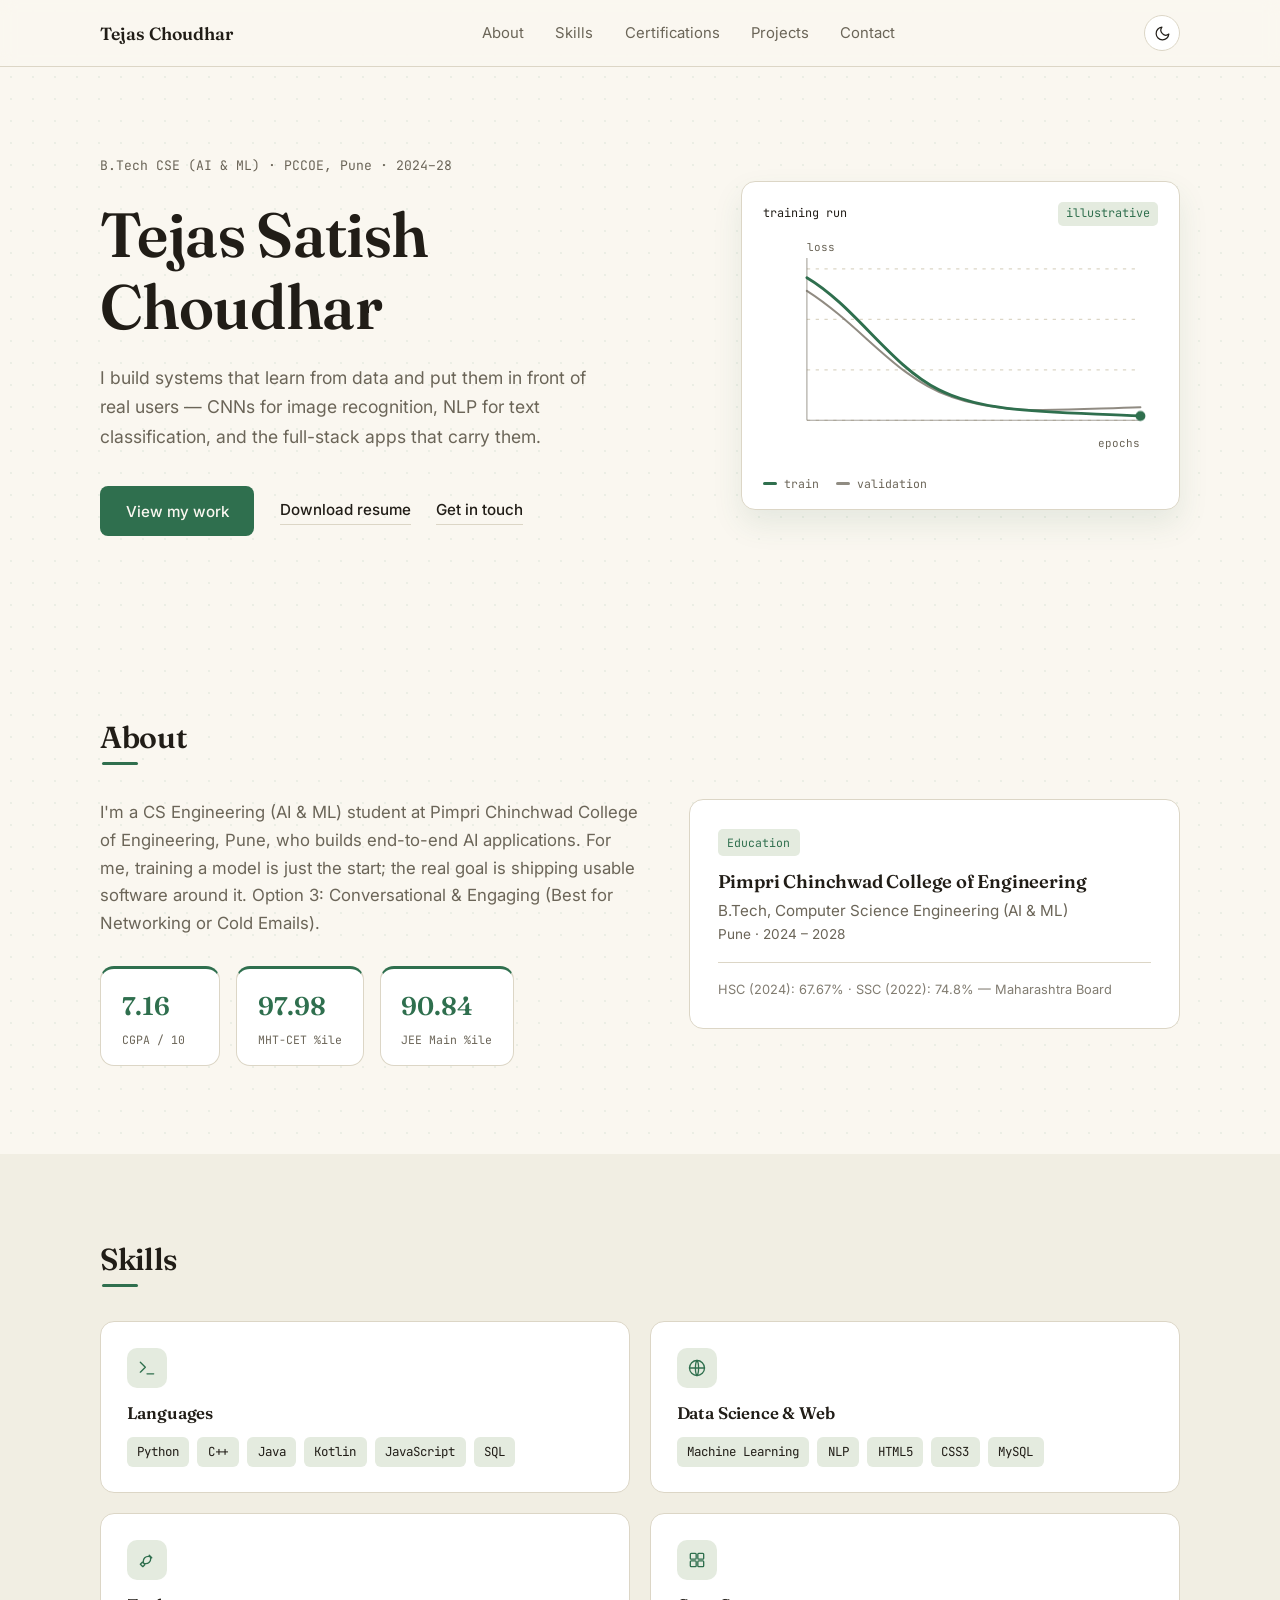
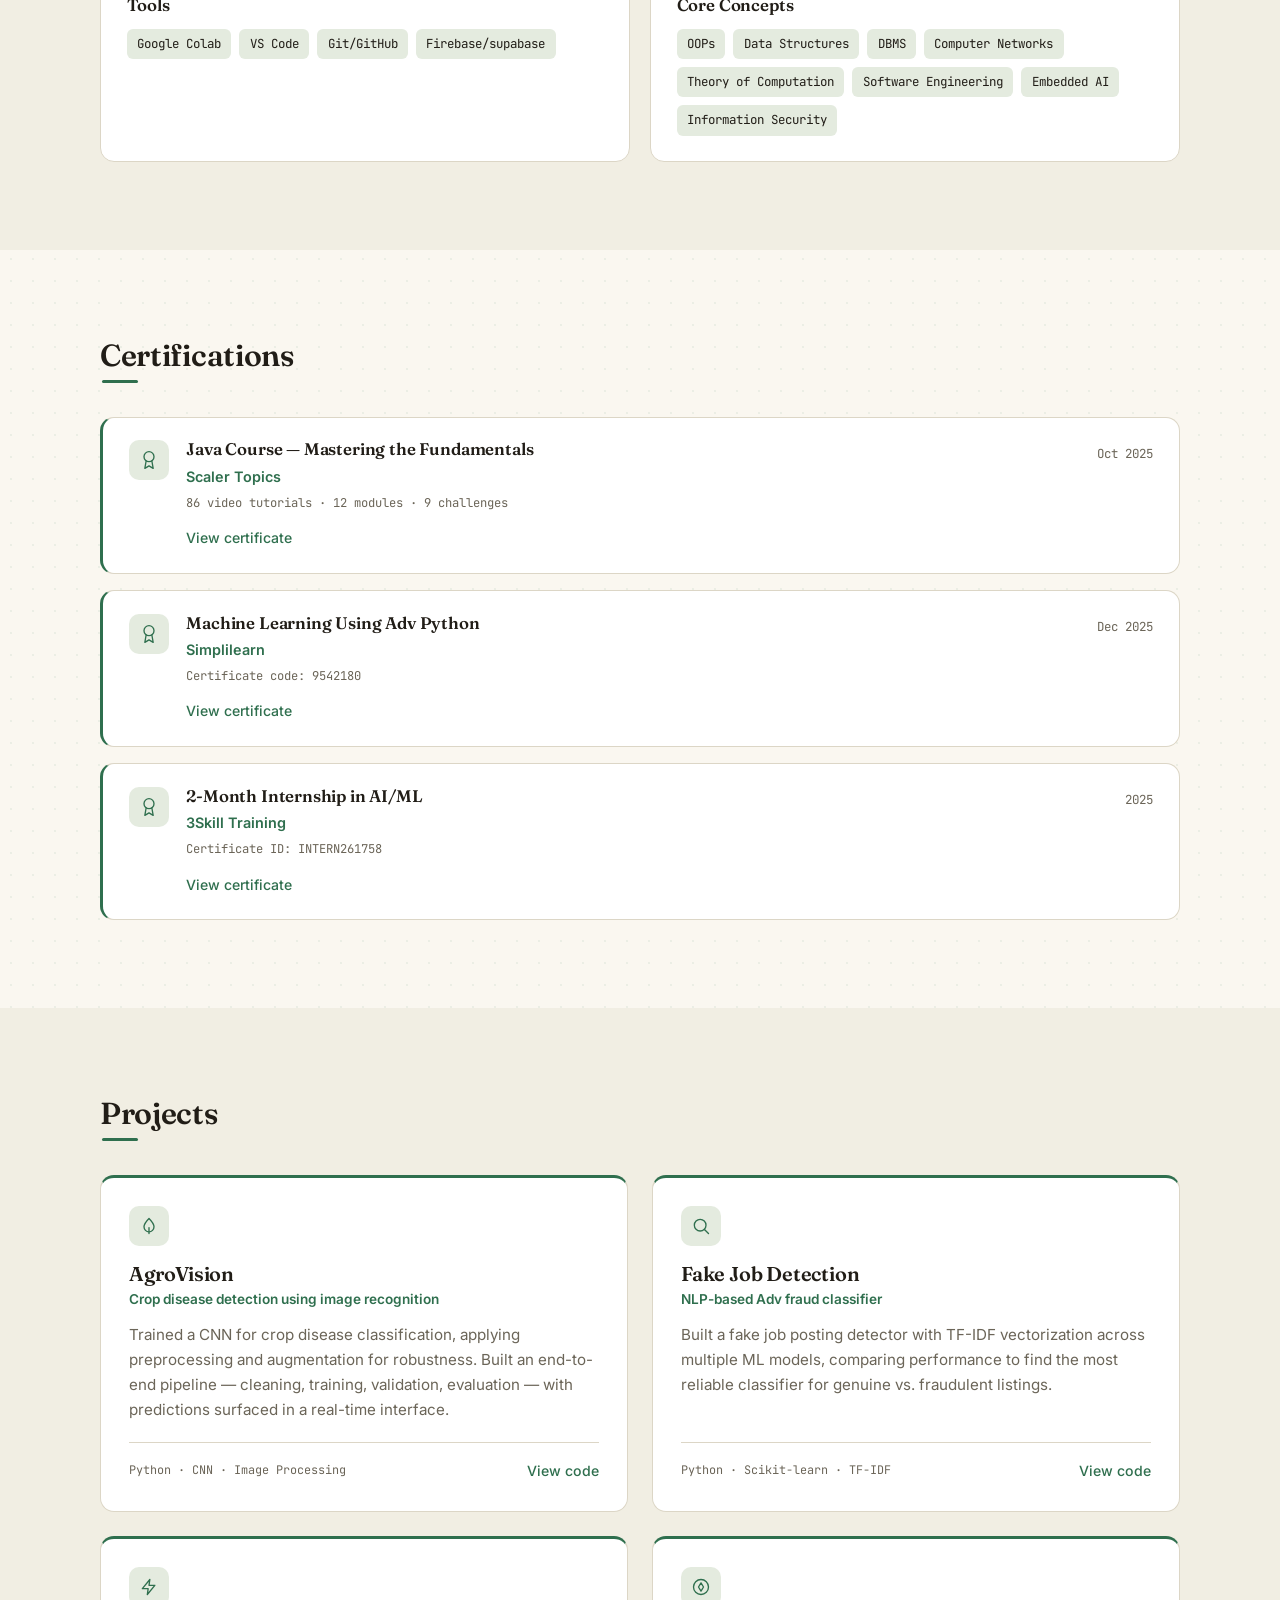
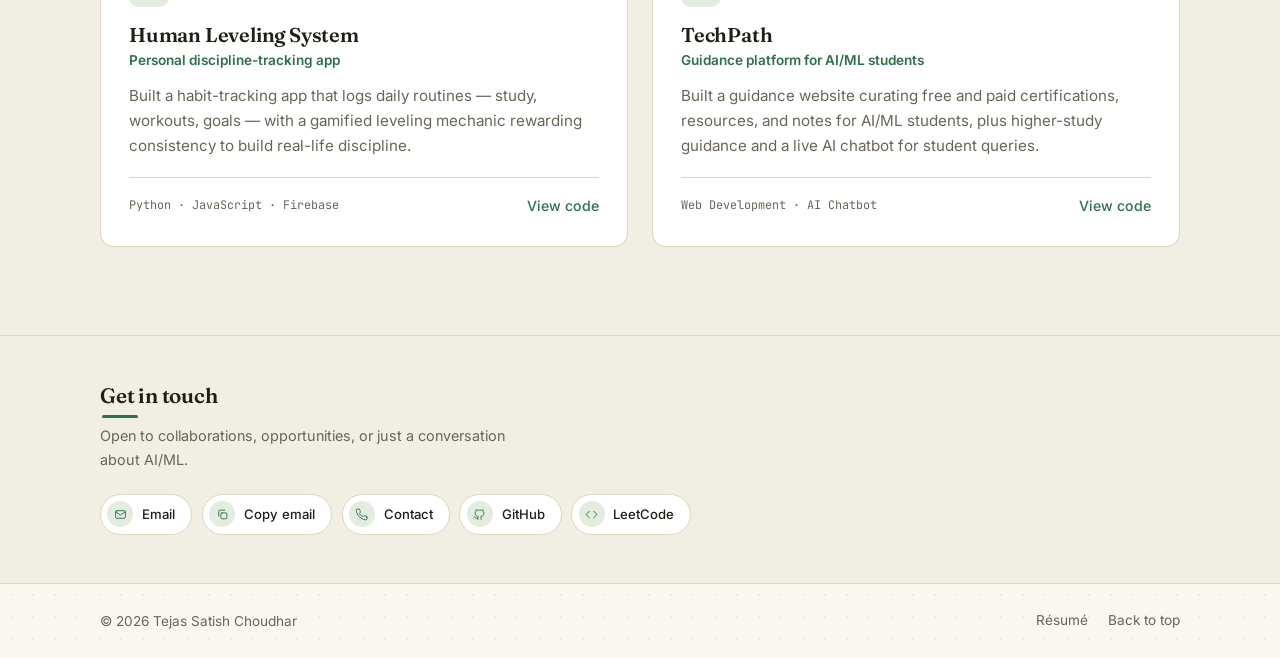
<file: index.html>
<!DOCTYPE html>
<html lang="en">
<head>
<meta charset="UTF-8">
<meta name="viewport" content="width=device-width, initial-scale=1.0">
<title>Tejas Choudhar | AI/ML Portfolio</title>
<meta name="description" content="Tejas Satish Choudhar — AI/ML undergraduate building CNN, NLP, and full-stack applications web base, from data pipelines to deployed user interfaces.">
<meta name="author" content="Tejas Satish Choudhar">
<meta name="theme-color" content="#FAF7F0">

<meta property="og:title" content="Tejas Choudhar | AI/ML Portfolio">
<meta property="og:description" content="AI/ML undergraduate building CNN, NLP, and full-stack applications, from data pipelines to deployed user interfaces.">
<meta property="og:type" content="website">
<meta property="og:image:alt" content="Tejas Choudhar — AI/ML portfolio">
<meta name="twitter:card" content="summary">

<script type="application/ld+json">
{
  "@context": "https://schema.org",
  "@type": "Person",
  "name": "Tejas Satish Choudhar",
  "jobTitle": "AI/ML Undergraduate",
  "alumniOf": "Pimpri Chinchwad College of Engineering",
  "email": "mailto:tejaschoudhar5@gmail.com",
  "sameAs": [
    "https://github.com/Tejaz-AI",
    "https://leetcode.com/u/Tejaz3434/"
  ]
}
</script>

<link rel="icon" href="data:image/svg+xml,<svg xmlns=%22http://www.w3.org/2000/svg%22 viewBox=%220 0 100 100%22><text y=%22.9em%22 font-size=%2290%22>🌱</text></svg>">
<link rel="preconnect" href="https://fonts.googleapis.com">
<link rel="preconnect" href="https://fonts.gstatic.com" crossorigin>
<link href="https://fonts.googleapis.com/css2?family=Fraunces:opsz,wght@9..144,400;9..144,500;9..144,600;9..144,700&family=Inter:wght@400;500;600&family=JetBrains+Mono:wght@400;500&display=swap" rel="stylesheet">
<script src="theme-init.js"></script>
<link rel="stylesheet" href="style.css">
</head>
<body>

  <a href="#main" class="skip-link">Skip to content</a>
  <div class="scroll-progress" id="scrollProgress"></div>

  <!-- NAVIGATION -->
  <header class="navbar" id="navbar">
    <div class="container nav-inner">
      <a href="#home" class="logo">Tejas Choudhar</a>

      <nav aria-label="Primary">
        <ul class="nav-links" id="navLinks">
          <li><a href="#about">About</a></li>
          <li><a href="#skills">Skills</a></li>
          <li><a href="#certifications">Certifications</a></li>
          <li><a href="#projects">Projects</a></li>
          <li><a href="#contact">Contact</a></li>
        </ul>
      </nav>

      <div class="nav-actions">
        <button class="icon-btn" id="themeToggle" type="button" aria-label="Toggle dark mode">
          <svg class="icon-moon" viewBox="0 0 24 24" fill="none" stroke="currentColor" stroke-width="1.7" stroke-linecap="round" stroke-linejoin="round"><path d="M21 12.8A9 9 0 1 1 11.2 3a7 7 0 0 0 9.8 9.8z"></path></svg>
          <svg class="icon-sun" viewBox="0 0 24 24" fill="none" stroke="currentColor" stroke-width="1.7" stroke-linecap="round" stroke-linejoin="round"><circle cx="12" cy="12" r="4"></circle><path d="M12 2v2M12 20v2M4.9 4.9l1.4 1.4M17.7 17.7l1.4 1.4M2 12h2M20 12h2M4.9 19.1l1.4-1.4M17.7 6.3l1.4-1.4"></path></svg>
        </button>
        <button class="icon-btn menu-btn" id="menuToggle" type="button" aria-label="Open menu" aria-expanded="false" aria-controls="navLinks">
          <svg viewBox="0 0 24 24" fill="none" stroke="currentColor" stroke-width="1.8" stroke-linecap="round"><path d="M4 7h16M4 12h16M4 17h16"></path></svg>
        </button>
      </div>
    </div>
  </header>

  <main id="main">

    <!-- HERO -->
    <section id="home" class="hero">
      <div class="container hero-grid">
        <div class="hero-content">
          <p class="hero-kicker rise r1">B.Tech CSE (AI &amp; ML) · PCCOE, Pune · 2024–28</p>
          <h1 class="hero-name rise r2">Tejas Satish<br>Choudhar</h1>
          <p class="hero-tagline rise r3">I build systems that learn from data and put them in front of real users — CNNs for image recognition, NLP for text classification, and the full-stack apps that carry them.</p>
          <div class="hero-actions rise r4">
            <a href="#projects" class="btn-solid">View my work</a>
            <a href="resume.pdf" class="btn-text" download>Download resume</a>
            <a href="#contact" class="btn-text">Get in touch</a>
          </div>
        </div>

        <!-- Decorative: a training-loss curve (illustrative, no real data) -->
        <div class="hero-visual rise r3" aria-hidden="true">
          <div class="viz-card">
            <div class="viz-head">
              <span class="viz-title">training run</span>
              <span class="viz-tag">illustrative</span>
            </div>
            <svg class="viz-chart" viewBox="0 0 360 210" xmlns="http://www.w3.org/2000/svg">
              <g class="viz-grid">
                <line x1="40" y1="30" x2="344" y2="30"></line>
                <line x1="40" y1="76" x2="344" y2="76"></line>
                <line x1="40" y1="122" x2="344" y2="122"></line>
                <line x1="40" y1="168" x2="344" y2="168"></line>
              </g>
              <g class="viz-axis">
                <line x1="40" y1="20" x2="40" y2="168"></line>
                <line x1="40" y1="168" x2="344" y2="168"></line>
              </g>
              <path class="curve curve-val" pathLength="1" d="M40 50 C 90 82, 120 128, 170 146 S 270 158, 344 156"></path>
              <path class="curve curve-train" pathLength="1" d="M40 38 C 84 64, 116 118, 160 140 S 262 160, 344 164"></path>
              <circle class="curve-dot" cx="344" cy="164" r="4.5"></circle>
              <text class="viz-label" x="40" y="14">loss</text>
              <text class="viz-label" x="344" y="192" text-anchor="end">epochs</text>
            </svg>
            <div class="viz-legend">
              <span><i class="swatch swatch-train"></i>train</span>
              <span><i class="swatch swatch-val"></i>validation</span>
            </div>
          </div>
        </div>
      </div>
    </section>

    <!-- ABOUT -->
    <section id="about" class="section" aria-labelledby="about-title">
      <div class="container">
        <h2 class="section-title" id="about-title">About</h2>
        <div class="about-grid">
          <div class="about-text">
            <p>I'm a CS Engineering (AI & ML) student at Pimpri Chinchwad College of Engineering, Pune, who builds end-to-end AI applications. For me, training a model is just the start; the real goal is shipping usable software around it.
Option 3: Conversational & Engaging (Best for Networking or Cold Emails).</p>
            <div class="stat-row">
              <div class="stat-badge">
                <span class="stat-num" data-count="7.16">7.16</span>
                <span class="stat-label">CGPA / 10</span>
              </div>
              <div class="stat-badge">
                <span class="stat-num" data-count="97.98">97.98</span>
                <span class="stat-label">MHT-CET %ile</span>
              </div>
              <div class="stat-badge">
                <span class="stat-num" data-count="90.84">90.84</span>
                <span class="stat-label">JEE Main %ile</span>
              </div>
            </div>
          </div>

          <div class="card edu-card">
            <span class="card-tag">Education</span>
            <h3>Pimpri Chinchwad College of Engineering</h3>
            <p class="edu-degree">B.Tech, Computer Science Engineering (AI &amp; ML)</p>
            <p class="edu-meta">Pune · 2024 – 2028</p>
            <hr class="rule">
            <p class="edu-footnote">HSC (2024): 67.67% · SSC (2022): 74.8% — Maharashtra Board</p>
          </div>
        </div>
      </div>
    </section>

    <!-- SKILLS -->
    <section id="skills" class="section alt" aria-labelledby="skills-title">
      <div class="container">
        <h2 class="section-title" id="skills-title">Skills</h2>
        <div class="skills-grid">

          <div class="card skill-card">
            <span class="icon-badge"><svg viewBox="0 0 24 24" fill="none" stroke="currentColor" stroke-width="1.6" stroke-linecap="round" stroke-linejoin="round"><polyline points="4 17 10 11 4 5"></polyline><line x1="12" y1="19" x2="20" y2="19"></line></svg></span>
            <h3>Languages</h3>
            <div class="tag-row">
              <span class="tag">Python</span><span class="tag">C++</span><span class="tag">Java</span><span class="tag">Kotlin</span><span class="tag">JavaScript</span><span class="tag">SQL</span>
            </div>
          </div>

          <div class="card skill-card">
            <span class="icon-badge"><svg viewBox="0 0 24 24" fill="none" stroke="currentColor" stroke-width="1.6" stroke-linecap="round" stroke-linejoin="round"><circle cx="12" cy="12" r="9"></circle><path d="M3 12h18M12 3c2.5 2.7 2.5 15.3 0 18M12 3c-2.5 2.7-2.5 15.3 0 18"></path></svg></span>
            <h3>Data Science &amp; Web</h3>
            <div class="tag-row">
              <span class="tag">Machine Learning</span><span class="tag">NLP</span><span class="tag">HTML5</span><span class="tag">CSS3</span><span class="tag">MySQL</span>
            </div>
          </div>

          <div class="card skill-card">
            <span class="icon-badge"><svg viewBox="0 0 24 24" fill="none" stroke="currentColor" stroke-width="1.6" stroke-linecap="round" stroke-linejoin="round"><path d="M14.7 6.3a4 4 0 1 1-8.4 8.4L4 17l3 3 2.3-2.3a4 4 0 1 1 8.4-8.4z"></path></svg></span>
            <h3>Tools</h3>
            <div class="tag-row">
              <span class="tag">Google Colab</span><span class="tag">VS Code</span><span class="tag">Git/GitHub</span><span class="tag">Firebase/supabase</span>
            </div>
          </div>

          <div class="card skill-card">
            <span class="icon-badge"><svg viewBox="0 0 24 24" fill="none" stroke="currentColor" stroke-width="1.6" stroke-linecap="round" stroke-linejoin="round"><rect x="4" y="4" width="7" height="7" rx="1"></rect><rect x="13" y="4" width="7" height="7" rx="1"></rect><rect x="4" y="13" width="7" height="7" rx="1"></rect><rect x="13" y="13" width="7" height="7" rx="1"></rect></svg></span>
            <h3>Core Concepts</h3>
            <div class="tag-row">
              <span class="tag">OOPs</span><span class="tag">Data Structures</span><span class="tag">DBMS</span><span class="tag">Computer Networks</span><span class="tag">Theory of Computation</span><span class="tag">Software Engineering</span><span class="tag">Embedded AI</span><span class="tag">Information Security</span>
            </div>
          </div>

        </div>
      </div>
    </section>

    <!-- CERTIFICATIONS -->
    <section id="certifications" class="section" aria-labelledby="certifications-title">
      <div class="container">
        <h2 class="section-title" id="certifications-title">Certifications</h2>
        <div class="cert-list">

          <article class="card cert-card">
            <span class="icon-badge"><svg viewBox="0 0 24 24" fill="none" stroke="currentColor" stroke-width="1.6" stroke-linecap="round" stroke-linejoin="round"><circle cx="12" cy="8" r="6"></circle><path d="M8.5 13.5 7 22l5-3 5 3-1.5-8.5"></path></svg></span>
            <div class="cert-body">
              <h3>Java Course — Mastering the Fundamentals</h3>
              <p class="cert-issuer">Scaler Topics</p>
              <p class="cert-meta">86 video tutorials · 12 modules · 9 challenges</p>
              <a href="cert-java-scaler.png" class="text-link" target="_blank" rel="noopener noreferrer">View certificate</a>
            </div>
            <span class="cert-date">Oct 2025</span>
          </article>

          <article class="card cert-card">
            <span class="icon-badge"><svg viewBox="0 0 24 24" fill="none" stroke="currentColor" stroke-width="1.6" stroke-linecap="round" stroke-linejoin="round"><circle cx="12" cy="8" r="6"></circle><path d="M8.5 13.5 7 22l5-3 5 3-1.5-8.5"></path></svg></span>
            <div class="cert-body">
              <h3>Machine Learning Using Adv Python</h3>
              <p class="cert-issuer">Simplilearn</p>
              <p class="cert-meta">Certificate code: 9542180</p>
              <a href="cert-ml-simplilearn.pdf" class="text-link" target="_blank" rel="noopener noreferrer">View certificate</a>
            </div>
            <span class="cert-date">Dec 2025</span>
          </article>

          <article class="card cert-card">
            <span class="icon-badge"><svg viewBox="0 0 24 24" fill="none" stroke="currentColor" stroke-width="1.6" stroke-linecap="round" stroke-linejoin="round"><circle cx="12" cy="8" r="6"></circle><path d="M8.5 13.5 7 22l5-3 5 3-1.5-8.5"></path></svg></span>
            <div class="cert-body">
              <h3>2-Month Internship in AI/ML</h3>
              <p class="cert-issuer">3Skill Training</p>
              <p class="cert-meta">Certificate ID: INTERN261758</p>
              <a href="cert-internship-3skill.pdf" class="text-link" target="_blank" rel="noopener noreferrer">View certificate</a>
            </div>
            <span class="cert-date">2025</span>
          </article>

        </div>
      </div>
    </section>

    <!-- PROJECTS -->
    <section id="projects" class="section alt" aria-labelledby="projects-title">
      <div class="container">
        <h2 class="section-title" id="projects-title">Projects</h2>
        <div class="projects-grid">

          <article class="card project-card">
            <span class="icon-badge"><svg viewBox="0 0 24 24" fill="none" stroke="currentColor" stroke-width="1.6" stroke-linecap="round" stroke-linejoin="round"><path d="M12 3c-3 3-6 6-6 10a6 6 0 0 0 12 0c0-4-3-7-6-10z"></path><path d="M12 21v-7"></path></svg></span>
            <h3>AgroVision</h3>
            <p class="project-sub">Crop disease detection using image recognition</p>
            <p class="project-desc">Trained a CNN for crop disease classification, applying preprocessing and augmentation for robustness. Built an end-to-end pipeline — cleaning, training, validation, evaluation — with predictions surfaced in a real-time interface.</p>
            <div class="project-foot">
              <span class="project-stack">Python · CNN · Image Processing</span>
              <div class="project-links">
                <a href="https://github.com/Tejaz-AI" class="text-link" target="_blank" rel="noopener noreferrer">View code</a>
                <!-- Add when deployed: <a href="YOUR-DEMO-URL" class="text-link text-link-ink" target="_blank" rel="noopener noreferrer">Live demo</a> -->
              </div>
            </div>
          </article>

          <article class="card project-card">
            <span class="icon-badge"><svg viewBox="0 0 24 24" fill="none" stroke="currentColor" stroke-width="1.6" stroke-linecap="round" stroke-linejoin="round"><circle cx="11" cy="11" r="7"></circle><line x1="21" y1="21" x2="16.5" y2="16.5"></line></svg></span>
            <h3>Fake Job Detection</h3>
            <p class="project-sub">NLP-based Adv fraud classifier</p>
            <p class="project-desc">Built a fake job posting detector with TF-IDF vectorization across multiple ML models, comparing performance to find the most reliable classifier for genuine vs. fraudulent listings.</p>
            <div class="project-foot">
              <span class="project-stack">Python · Scikit-learn · TF-IDF</span>
              <div class="project-links">
                <a href="https://github.com/Tejaz-AI" class="text-link" target="_blank" rel="noopener noreferrer">View code</a>
                <!-- Add when deployed: <a href="YOUR-DEMO-URL" class="text-link text-link-ink" target="_blank" rel="noopener noreferrer">Live demo</a> -->
              </div>
            </div>
          </article>

          <article class="card project-card">
            <span class="icon-badge"><svg viewBox="0 0 24 24" fill="none" stroke="currentColor" stroke-width="1.6" stroke-linecap="round" stroke-linejoin="round"><path d="M13 3 4 14h7l-1 7 9-11h-7z"></path></svg></span>
            <h3>Human Leveling System</h3>
            <p class="project-sub">Personal discipline-tracking app</p>
            <p class="project-desc">Built a habit-tracking app that logs daily routines — study, workouts, goals — with a gamified leveling mechanic rewarding consistency to build real-life discipline.</p>
            <div class="project-foot">
              <span class="project-stack">Python · JavaScript · Firebase</span>
              <div class="project-links">
                <a href="https://github.com/Tejaz-AI" class="text-link" target="_blank" rel="noopener noreferrer">View code</a>
                <!-- Add when deployed: <a href="YOUR-DEMO-URL" class="text-link text-link-ink" target="_blank" rel="noopener noreferrer">Live demo</a> -->
              </div>
            </div>
          </article>

          <article class="card project-card">
            <span class="icon-badge"><svg viewBox="0 0 24 24" fill="none" stroke="currentColor" stroke-width="1.6" stroke-linecap="round" stroke-linejoin="round"><circle cx="12" cy="12" r="9"></circle><polygon points="12 7 15 12 12 17 9 12"></polygon></svg></span>
            <h3>TechPath</h3>
            <p class="project-sub">Guidance platform for AI/ML students</p>
            <p class="project-desc">Built a guidance website curating free and paid certifications, resources, and notes for AI/ML students, plus higher-study guidance and a live AI chatbot for student queries.</p>
            <div class="project-foot">
              <span class="project-stack">Web Development · AI Chatbot</span>
              <div class="project-links">
                <a href="https://github.com/Tejaz-AI" class="text-link" target="_blank" rel="noopener noreferrer">View code</a>
                <!-- Add when deployed: <a href="YOUR-DEMO-URL" class="text-link text-link-ink" target="_blank" rel="noopener noreferrer">Live demo</a> -->
              </div>
            </div>
          </article>

        </div>
      </div>
    </section>

    <!-- CONTACT -->
    <section id="contact" class="section contact" aria-labelledby="contact-title">
      <div class="container">
        <h2 class="section-title section-title-sm" id="contact-title">Get in touch</h2>
        <p class="contact-intro">Open to collaborations, opportunities, or just a conversation about AI/ML.</p>
        <div class="contact-strip">

          <a href="mailto:tejaschoudhar5@gmail.com" class="chip" title="tejaschoudhar5@gmail.com">
            <span class="chip-icon"><svg viewBox="0 0 24 24" fill="none" stroke="currentColor" stroke-width="1.7" stroke-linecap="round" stroke-linejoin="round"><rect x="3" y="5" width="18" height="14" rx="2"></rect><path d="M3 7l9 6 9-6"></path></svg></span>
            <span>Email</span>
          </a>

          <button type="button" class="chip" id="copyEmail" data-email="tejaschoudhar5@gmail.com">
            <span class="chip-icon"><svg viewBox="0 0 24 24" fill="none" stroke="currentColor" stroke-width="1.7" stroke-linecap="round" stroke-linejoin="round"><rect x="9" y="9" width="11" height="11" rx="2"></rect><path d="M5 15V6a2 2 0 0 1 2-2h9"></path></svg></span>
            <span id="copyLabel" aria-live="polite">Copy email</span>
          </button>

          <a href="tel:+919146161922" class="chip" title="+91 91461 61922">
            <span class="chip-icon"><svg viewBox="0 0 24 24" fill="none" stroke="currentColor" stroke-width="1.7" stroke-linecap="round" stroke-linejoin="round"><path d="M22 16.9v3a2 2 0 0 1-2.2 2 19.8 19.8 0 0 1-8.6-3 19.5 19.5 0 0 1-6-6 19.8 19.8 0 0 1-3-8.7A2 2 0 0 1 4.1 2h3a2 2 0 0 1 2 1.7c.1 1 .3 2 .7 3a2 2 0 0 1-.5 2L8 10a16 16 0 0 0 6 6l1.3-1.3a2 2 0 0 1 2-.5c1 .4 2 .6 3 .7a2 2 0 0 1 1.7 2z"></path></svg></span>
            <span>Contact</span>
          </a>

          <a href="https://github.com/Tejaz-AI" class="chip" target="_blank" rel="noopener noreferrer" title="github.com/Tejaz-AI">
            <span class="chip-icon"><svg viewBox="0 0 24 24" fill="none" stroke="currentColor" stroke-width="1.7" stroke-linecap="round" stroke-linejoin="round"><path d="M9 19c-4.3 1.4-4.3-2.5-6-3m12 5v-3.5c0-1 .1-1.4-.5-2 2.8-.3 5.5-1.4 5.5-6a4.6 4.6 0 0 0-1.3-3.2 4.2 4.2 0 0 0-.1-3.2s-1.1-.3-3.5 1.3a12.3 12.3 0 0 0-6.2 0C6.5 2.8 5.4 3.1 5.4 3.1a4.2 4.2 0 0 0-.1 3.2A4.6 4.6 0 0 0 4 9.5c0 4.6 2.7 5.7 5.5 6-.6.6-.6 1.2-.5 2V21"></path></svg></span>
            <span>GitHub</span>
          </a>

          <a href="https://leetcode.com/u/Tejaz3434/" class="chip" target="_blank" rel="noopener noreferrer" title="leetcode.com/u/Tejaz3434">
            <span class="chip-icon"><svg viewBox="0 0 24 24" fill="none" stroke="currentColor" stroke-width="1.7" stroke-linecap="round" stroke-linejoin="round"><path d="M16 18l6-6-6-6M8 6l-6 6 6 6"></path></svg></span>
            <span>LeetCode</span>
          </a>

          <!-- Add these when you have the URLs (remove the comment markers):
          <a href="YOUR-LINKEDIN-URL" class="chip" target="_blank" rel="noopener noreferrer">
            <span class="chip-icon"><svg viewBox="0 0 24 24" fill="none" stroke="currentColor" stroke-width="1.7" stroke-linecap="round" stroke-linejoin="round"><path d="M16 8a6 6 0 0 1 6 6v7h-4v-7a2 2 0 0 0-4 0v7h-4v-7a6 6 0 0 1 6-6zM2 9h4v12H2zM4 6a2 2 0 1 0 0-4 2 2 0 0 0 0 4z"></path></svg></span>
            <span>LinkedIn</span>
          </a>
          <a href="YOUR-HACKERRANK-URL" class="chip" target="_blank" rel="noopener noreferrer">
            <span class="chip-icon"><svg viewBox="0 0 24 24" fill="none" stroke="currentColor" stroke-width="1.7" stroke-linecap="round" stroke-linejoin="round"><path d="M4 20V4M4 12l6-6 4 4 6-6"></path></svg></span>
            <span>HackerRank</span>
          </a>
          <a href="YOUR-KAGGLE-URL" class="chip" target="_blank" rel="noopener noreferrer">
            <span class="chip-icon"><svg viewBox="0 0 24 24" fill="none" stroke="currentColor" stroke-width="1.7" stroke-linecap="round" stroke-linejoin="round"><circle cx="12" cy="12" r="9"></circle><path d="M8 8v8M8 12l5-4M8 12l5 4"></path></svg></span>
            <span>Kaggle</span>
          </a>
          -->

        </div>
      </div>
    </section>

  </main>

  <footer class="site-footer">
    <div class="container footer-inner">
      <p>&copy; <span id="year">2026</span> Tejas Satish Choudhar</p>
      <p class="footer-links"><a href="resume.pdf" download>Résumé</a><a href="#home">Back to top</a></p>
    </div>
  </footer>

  <button id="backToTop" class="back-to-top" type="button" aria-label="Back to top">
    <svg viewBox="0 0 24 24" fill="none" stroke="currentColor" stroke-width="2" stroke-linecap="round" stroke-linejoin="round"><path d="M12 19V5M5 12l7-7 7 7"></path></svg>
  </button>

  <script src="script.js"></script>
</body>
</html>
</file>
<file: style.css>
/* ==========================================================================
   Tejas Choudhar — Portfolio
   Structure: tokens · base · layout · components · sections · responsive · print
   ========================================================================== */

/* ---------- Tokens ---------- */
:root {
  color-scheme: light;
  --paper: #FAF7F0;
  --paper-alt: #F1EEE3;
  --ink: #211D17;
  --ink-muted: #6B6558;
  --accent: #2F6F4E;
  --accent-hover: #285F42;
  --accent-soft: #E4EBDF;
  --line: #DCD6C6;
  --card-bg: #FFFFFF;
  --nav-bg: rgba(250, 247, 240, 0.88);
  --dot: rgba(47, 111, 78, 0.07);
  --shadow-hover: 0 14px 30px rgba(47, 111, 78, 0.10);

  --max-width: 1080px;
  --gutter: 1.5rem;
  --radius: 14px;
  --radius-sm: 8px;

  --font-display: "Fraunces", Georgia, serif;
  --font-body: "Inter", -apple-system, BlinkMacSystemFont, "Segoe UI", sans-serif;
  --font-mono: "JetBrains Mono", "SFMono-Regular", Consolas, monospace;
}

:root[data-theme="dark"] {
  color-scheme: dark;
  --paper: #151912;
  --paper-alt: #1B2018;
  --ink: #ECE8DC;
  --ink-muted: #A8A395;
  --accent: #6FB58B;
  --accent-hover: #86C7A0;
  --accent-soft: #243327;
  --line: #2E352B;
  --card-bg: #1F2519;
  --nav-bg: rgba(21, 25, 18, 0.88);
  --dot: rgba(111, 181, 139, 0.08);
  --shadow-hover: 0 14px 30px rgba(0, 0, 0, 0.35);
}

/* ---------- Base ---------- */
*, *::before, *::after { box-sizing: border-box; margin: 0; padding: 0; }

html { scroll-behavior: smooth; }

body {
  font-family: var(--font-body);
  color: var(--ink);
  background-color: var(--paper);
  background-image: radial-gradient(var(--dot) 1px, transparent 1px);
  background-size: 22px 22px;
  line-height: 1.65;
  -webkit-font-smoothing: antialiased;
  transition: background-color 0.25s ease, color 0.25s ease;
}

p { text-wrap: pretty; }

h1, h2, h3 {
  text-wrap: balance;
  font-family: var(--font-display);
  font-weight: 600;
  line-height: 1.15;
  letter-spacing: -0.01em;
}

a { color: inherit; text-decoration: none; }
a, button { -webkit-tap-highlight-color: transparent; }
ul { list-style: none; }
button { font: inherit; color: inherit; }
svg { display: block; }

::selection { background: var(--accent); color: var(--paper); }

a:focus-visible, button:focus-visible {
  outline: 2px solid var(--accent);
  outline-offset: 3px;
}

section[id] { scroll-margin-top: 72px; }

/* ---------- Layout ---------- */
.container {
  width: min(100% - (var(--gutter) * 2), var(--max-width));
  margin-inline: auto;
}

.section { padding: 5.5rem 0; }
.section.alt { background: var(--paper-alt); transition: background-color 0.25s ease; }

.section-title {
  position: relative;
  display: inline-block;
  font-size: 1.9rem;
  margin-bottom: 2.75rem;
}

.section-title::after {
  content: "";
  position: absolute;
  left: 2px;
  bottom: -10px;
  width: 36px;
  height: 3px;
  border-radius: 2px;
  background: var(--accent);
}

/* ---------- Shared components ---------- */
.card {
  background: var(--card-bg);
  border: 1px solid var(--line);
  border-radius: var(--radius);
  transition: transform 0.2s ease, box-shadow 0.2s ease, border-color 0.2s ease, background-color 0.25s ease;
}

.card:hover { transform: translateY(-3px); box-shadow: var(--shadow-hover); }

.icon-badge {
  display: inline-flex;
  align-items: center;
  justify-content: center;
  flex-shrink: 0;
  width: 40px;
  height: 40px;
  border-radius: 10px;
  background: var(--accent-soft);
  color: var(--accent);
}

.icon-badge svg { width: 20px; height: 20px; }

.tag-row { display: flex; flex-wrap: wrap; gap: 0.5rem; }

.tag {
  font-family: var(--font-mono);
  font-size: 0.78rem;
  padding: 0.3rem 0.65rem;
  border-radius: 6px;
  background: var(--accent-soft);
}

.text-link {
  display: inline-block;
  font-size: 0.88rem;
  font-weight: 500;
  color: var(--accent);
  border-bottom: 1px solid transparent;
  transition: border-color 0.2s ease;
}

.text-link:hover { border-bottom-color: currentColor; }
.text-link, .btn-text { text-underline-offset: 3px; }
.text-link-ink { color: var(--ink); }

.rule { border: 0; border-top: 1px solid var(--line); margin: 1rem 0; }

.btn-solid {
  display: inline-block;
  padding: 0.8rem 1.6rem;
  border-radius: var(--radius-sm);
  background: var(--accent);
  color: var(--paper);
  font-size: 0.95rem;
  font-weight: 500;
  transition: transform 0.2s ease, background 0.2s ease, box-shadow 0.2s ease;
}

.btn-solid:hover {
  transform: translateY(-2px);
  background: var(--accent-hover);
  box-shadow: 0 10px 22px rgba(47, 111, 78, 0.25);
}

.btn-solid:active { transform: translateY(0); }

.btn-text {
  font-size: 0.95rem;
  font-weight: 500;
  padding-bottom: 2px;
  border-bottom: 1px solid var(--line);
  transition: border-color 0.2s ease;
}

.btn-text:hover { border-bottom-color: var(--accent); }

.icon-btn {
  display: inline-flex;
  align-items: center;
  justify-content: center;
  width: 36px;
  height: 36px;
  border-radius: 50%;
  border: 1px solid var(--line);
  background: var(--card-bg);
  cursor: pointer;
  transition: border-color 0.2s ease, color 0.2s ease, transform 0.2s ease;
}

.icon-btn:hover { border-color: var(--accent); color: var(--accent); }
.icon-btn svg { width: 17px; height: 17px; }

.skip-link {
  position: absolute;
  top: -48px;
  left: 1rem;
  z-index: 300;
  padding: 0.6rem 1rem;
  border-radius: var(--radius-sm);
  background: var(--accent);
  color: var(--paper);
  font-size: 0.9rem;
  font-weight: 500;
  transition: top 0.2s ease;
}

.skip-link:focus { top: 0.75rem; }

/* ---------- Navigation ---------- */
.scroll-progress {
  position: fixed;
  top: 0;
  left: 0;
  z-index: 200;
  width: 0;
  height: 2px;
  background: var(--accent);
}

.navbar {
  position: sticky;
  top: 0;
  z-index: 100;
  background: var(--nav-bg);
  -webkit-backdrop-filter: blur(8px);
  backdrop-filter: blur(8px);
  border-bottom: 1px solid var(--line);
  transition: box-shadow 0.2s ease;
}

.navbar.scrolled { box-shadow: 0 6px 20px rgba(33, 29, 23, 0.06); }

.nav-inner {
  display: flex;
  align-items: center;
  justify-content: space-between;
  padding-block: 0.9rem;
}

.logo { font-family: var(--font-display); font-weight: 600; font-size: 1.1rem; }

.nav-links { display: flex; gap: 0.25rem; }

.nav-links a {
  display: block;
  padding: 0.4rem 0.85rem;
  border-radius: 999px;
  font-size: 0.93rem;
  color: var(--ink-muted);
  transition: color 0.2s ease, background 0.2s ease;
}

.nav-links a:hover { color: var(--ink); }
.nav-links a.active { color: var(--accent); background: var(--accent-soft); }

.nav-actions { display: flex; align-items: center; gap: 0.5rem; }

.icon-btn .icon-sun { display: none; }
:root[data-theme="dark"] .icon-btn .icon-sun { display: block; }
:root[data-theme="dark"] .icon-btn .icon-moon { display: none; }

.menu-btn { display: none; }

/* ---------- Hero ---------- */
.hero { padding: 5.5rem 0 6rem; }

.hero-grid {
  display: grid;
  grid-template-columns: 1.15fr 0.85fr;
  gap: 3rem;
  align-items: center;
}

.hero-kicker {
  margin-bottom: 1.4rem;
  font-family: var(--font-mono);
  font-size: 0.82rem;
  color: var(--ink-muted);
}

.hero-name { font-size: clamp(2.5rem, 6vw, 3.9rem); margin-bottom: 1.3rem; }

.hero-tagline {
  max-width: 520px;
  margin-bottom: 2.2rem;
  font-size: 1.1rem;
  color: var(--ink-muted);
}

.hero-actions { display: flex; flex-wrap: wrap; align-items: center; gap: 1.6rem; }

/* One orchestrated entrance, staggered */
.rise { opacity: 0; animation: rise 0.7s ease forwards; }
.r1 { animation-delay: 0.05s; }
.r2 { animation-delay: 0.15s; }
.r3 { animation-delay: 0.3s; }
.r4 { animation-delay: 0.42s; }

@keyframes rise {
  from { opacity: 0; transform: translateY(16px); }
  to   { opacity: 1; transform: translateY(0); }
}

/* Decorative training-loss chart */
.viz-card {
  padding: 1.2rem 1.3rem 1rem;
  border: 1px solid var(--line);
  border-radius: var(--radius);
  background: var(--card-bg);
  box-shadow: var(--shadow-hover);
}

.viz-head {
  display: flex;
  align-items: center;
  justify-content: space-between;
  margin-bottom: 0.6rem;
  font-family: var(--font-mono);
  font-size: 0.74rem;
}

.viz-title { color: var(--ink); }

.viz-tag {
  padding: 0.15rem 0.5rem;
  border-radius: 5px;
  background: var(--accent-soft);
  color: var(--accent);
}

.viz-chart { width: 100%; height: auto; overflow: visible; }

.viz-grid line { stroke: var(--line); stroke-width: 1; stroke-dasharray: 3 5; }
.viz-axis line { stroke: var(--ink-muted); stroke-width: 1; opacity: 0.6; }

.viz-label {
  font-family: var(--font-mono);
  font-size: 10px;
  fill: var(--ink-muted);
}

.curve {
  fill: none;
  stroke-linecap: round;
  stroke-dasharray: 1;
  stroke-dashoffset: 1;
  animation: draw 2.4s cubic-bezier(0.3, 0.6, 0.2, 1) 0.5s forwards;
}

.curve-train { stroke: var(--accent); stroke-width: 2.6; }
.curve-val { stroke: var(--ink-muted); stroke-width: 1.8; opacity: 0.75; animation-delay: 0.7s; }

.curve-dot {
  fill: var(--accent);
  opacity: 0;
  transform-box: fill-box;
  transform-origin: center;
  animation: dot-in 0.4s ease 2.7s forwards, pulse 2.4s ease-in-out 3.2s infinite;
}

@keyframes draw { to { stroke-dashoffset: 0; } }
@keyframes dot-in { to { opacity: 1; } }
@keyframes pulse { 0%, 100% { transform: scale(1); } 50% { transform: scale(1.5); } }

.viz-legend {
  display: flex;
  gap: 1.1rem;
  margin-top: 0.5rem;
  font-family: var(--font-mono);
  font-size: 0.72rem;
  color: var(--ink-muted);
}

.viz-legend span { display: inline-flex; align-items: center; gap: 0.4rem; }
.swatch { display: inline-block; width: 14px; height: 3px; border-radius: 2px; }
.swatch-train { background: var(--accent); }
.swatch-val { background: var(--ink-muted); opacity: 0.75; }

/* ---------- About ---------- */
.about-grid {
  display: grid;
  grid-template-columns: 1.1fr 1fr;
  gap: 3rem;
  align-items: start;
}

.about-text p { margin-bottom: 1.75rem; font-size: 1.05rem; color: var(--ink-muted); }

.stat-row { display: flex; flex-wrap: wrap; gap: 1rem; }

.stat-badge {
  min-width: 120px;
  padding: 1rem 1.3rem;
  border: 1px solid var(--line);
  border-top: 3px solid var(--accent);
  border-radius: var(--radius);
  background: var(--card-bg);
  transition: transform 0.2s ease, box-shadow 0.2s ease;
}

.stat-badge:hover { transform: translateY(-3px); box-shadow: var(--shadow-hover); }

.stat-num {
  display: block;
  font-family: var(--font-display);
  font-size: 1.6rem;
  font-weight: 600;
  color: var(--accent);
  font-variant-numeric: tabular-nums;
}

.stat-label {
  display: block;
  margin-top: 0.2rem;
  font-family: var(--font-mono);
  font-size: 0.72rem;
  color: var(--ink-muted);
}

.edu-card { padding: 1.75rem; }
.edu-card:hover { transform: none; box-shadow: none; }
.edu-card h3 { margin-bottom: 0.4rem; font-size: 1.15rem; }
.edu-degree { font-size: 0.95rem; color: var(--ink-muted); }
.edu-meta { font-size: 0.85rem; color: var(--ink-muted); }
.edu-footnote { font-size: 0.8rem; color: var(--ink-muted); opacity: 0.85; }

.card-tag {
  display: inline-block;
  margin-bottom: 0.9rem;
  padding: 0.25rem 0.6rem;
  border-radius: 5px;
  background: var(--accent-soft);
  font-family: var(--font-mono);
  font-size: 0.72rem;
  color: var(--accent);
}

/* ---------- Skills ---------- */
.skills-grid { display: grid; grid-template-columns: repeat(2, 1fr); gap: 1.25rem; }
.skill-card { padding: 1.6rem; }
.skill-card .icon-badge { margin-bottom: 1rem; }
.skill-card h3 { margin-bottom: 0.85rem; font-size: 1.05rem; }

/* ---------- Certifications ---------- */
.cert-list { display: flex; flex-direction: column; gap: 1rem; }

.cert-card {
  display: flex;
  align-items: flex-start;
  gap: 1.1rem;
  padding: 1.4rem 1.6rem;
  border-left: 3px solid var(--accent);
}

.cert-body { flex: 1; min-width: 0; }
.cert-body h3 { margin-bottom: 0.3rem; font-size: 1.05rem; }
.cert-issuer { margin-bottom: 0.3rem; font-size: 0.9rem; font-weight: 600; color: var(--accent); }
.cert-meta { margin-bottom: 0.7rem; font-family: var(--font-mono); font-size: 0.76rem; color: var(--ink-muted); }

.cert-date {
  padding-top: 0.2rem;
  font-family: var(--font-mono);
  font-size: 0.78rem;
  color: var(--ink-muted);
  white-space: nowrap;
}

/* ---------- Projects ---------- */
.projects-grid { display: grid; grid-template-columns: repeat(2, 1fr); gap: 1.5rem; }

.project-card {
  display: flex;
  flex-direction: column;
  padding: 1.75rem;
  border-top: 3px solid var(--accent);
}

.project-card .icon-badge { margin-bottom: 1rem; }
.project-card h3 { margin-bottom: 0.2rem; font-size: 1.25rem; }
.project-sub { margin-bottom: 0.7rem; font-size: 0.85rem; font-weight: 600; color: var(--accent); }
.project-desc { flex: 1; margin-bottom: 1.2rem; font-size: 0.95rem; color: var(--ink-muted); }

.project-foot {
  display: flex;
  flex-wrap: wrap;
  align-items: center;
  justify-content: space-between;
  gap: 1rem;
  padding-top: 1rem;
  border-top: 1px solid var(--line);
}

.project-stack { font-family: var(--font-mono); font-size: 0.74rem; color: var(--ink-muted); }
.project-links { display: flex; gap: 1.1rem; }

/* ---------- Contact ---------- */
.contact { padding: 3rem 0; border-top: 1px solid var(--line); background: var(--paper-alt); }
.section-title-sm { font-size: 1.3rem; margin-bottom: 1.6rem; }
.contact-intro { max-width: 420px; margin: -0.6rem 0 1.4rem; font-size: 0.9rem; color: var(--ink-muted); }

.contact-strip { display: flex; flex-wrap: wrap; gap: 0.6rem; }

.chip {
  display: inline-flex;
  align-items: center;
  gap: 0.55rem;
  padding: 0.4rem 1rem 0.4rem 0.4rem;
  border: 1px solid var(--line);
  border-radius: 999px;
  background: var(--card-bg);
  font-size: 0.82rem;
  font-weight: 500;
  cursor: pointer;
  transition: transform 0.2s ease, border-color 0.2s ease, box-shadow 0.2s ease;
}

.chip:hover { transform: translateY(-2px); border-color: var(--accent); box-shadow: var(--shadow-hover); }

.chip-icon {
  display: inline-flex;
  align-items: center;
  justify-content: center;
  width: 26px;
  height: 26px;
  border-radius: 50%;
  background: var(--accent-soft);
  color: var(--accent);
  transition: background 0.2s ease, color 0.2s ease;
}

.chip-icon svg { width: 13px; height: 13px; }
.chip:hover .chip-icon { background: var(--accent); color: var(--paper); }

/* ---------- Footer & back-to-top ---------- */
.site-footer { padding: 1.6rem 0; border-top: 1px solid var(--line); font-size: 0.85rem; color: var(--ink-muted); }

.footer-inner { display: flex; flex-wrap: wrap; align-items: center; justify-content: space-between; gap: 0.75rem; }
.footer-links { display: flex; gap: 1.25rem; }
.footer-links a { border-bottom: 1px solid transparent; transition: color 0.2s ease, border-color 0.2s ease; }
.footer-links a:hover { color: var(--accent); border-bottom-color: var(--accent); }

.back-to-top {
  position: fixed;
  right: 1.5rem;
  bottom: 1.5rem;
  z-index: 90;
  display: flex;
  align-items: center;
  justify-content: center;
  width: 42px;
  height: 42px;
  border: 1px solid var(--line);
  border-radius: 50%;
  background: var(--card-bg);
  cursor: pointer;
  opacity: 0;
  visibility: hidden;
  transform: translateY(10px);
  transition: opacity 0.25s ease, transform 0.25s ease, visibility 0.25s, border-color 0.2s ease, color 0.2s ease;
}

.back-to-top svg { width: 17px; height: 17px; }
.back-to-top.visible { opacity: 1; visibility: visible; transform: translateY(0); }
.back-to-top:hover { border-color: var(--accent); color: var(--accent); }

/* ---------- 404 ---------- */
.notfound {
  display: flex;
  flex-direction: column;
  align-items: flex-start;
  justify-content: center;
  gap: 1rem;
  min-height: 100vh;
  max-width: 560px;
  margin: 0 auto;
  padding: 2rem var(--gutter);
}

.notfound-actions { display: flex; flex-wrap: wrap; align-items: center; gap: 1.4rem; }

.notfound-code { font-family: var(--font-mono); font-size: 0.9rem; color: var(--accent); }
.notfound h1 { font-size: clamp(2rem, 5vw, 2.8rem); }
.notfound p:not(.notfound-code) { margin-bottom: 0.75rem; color: var(--ink-muted); }

/* ---------- Responsive ---------- */
@media (max-width: 860px) {
  .hero-grid { grid-template-columns: 1fr; gap: 2.5rem; }
  .hero-visual { max-width: 440px; }
}

@media (max-width: 768px) {
  .section { padding: 4rem 0; }
  .hero { padding: 3.5rem 0 4rem; }

  .menu-btn { display: inline-flex; }

  .nav-links {
    position: absolute;
    top: 100%;
    left: 0;
    right: 0;
    display: none;
    flex-direction: column;
    gap: 0.25rem;
    padding: 0.75rem var(--gutter) 1rem;
    border-bottom: 1px solid var(--line);
    background: var(--paper);
  }

  .nav-links.open { display: flex; }
  .nav-links a { padding: 0.65rem 0.85rem; }

  .about-grid, .skills-grid, .projects-grid { grid-template-columns: 1fr; gap: 1.5rem; }

  .stat-row { display: grid; grid-template-columns: repeat(3, 1fr); gap: 0.6rem; }
  .stat-badge { min-width: 0; padding: 0.8rem 0.7rem; }
  .stat-num { font-size: 1.25rem; }
  .stat-label { font-size: 0.64rem; }

  .cert-card { flex-wrap: wrap; padding: 1.2rem; }
  .cert-body { flex: 1 1 calc(100% - 60px); }
  .cert-date { flex: 0 0 100%; padding-left: 56px; }

  .hero-kicker { font-size: 0.74rem; }
}

/* ---------- Motion preferences ---------- */
@media (prefers-reduced-motion: reduce) {
  html { scroll-behavior: auto; }
  .rise { animation: none; opacity: 1; }
  .curve { animation: none; stroke-dashoffset: 0; }
  .curve-dot { animation: none; opacity: 1; }
  .card, .stat-badge, .chip, .btn-solid { transition: none; }
}

/* ---------- Print ---------- */
@media print {
  .navbar, .scroll-progress, .back-to-top, .skip-link, .contact-strip, .hero-visual { display: none !important; }
  body { background: #fff; color: #000; }
  .section { padding: 1.5rem 0; }
  .card { break-inside: avoid; box-shadow: none; }
}
</file>
